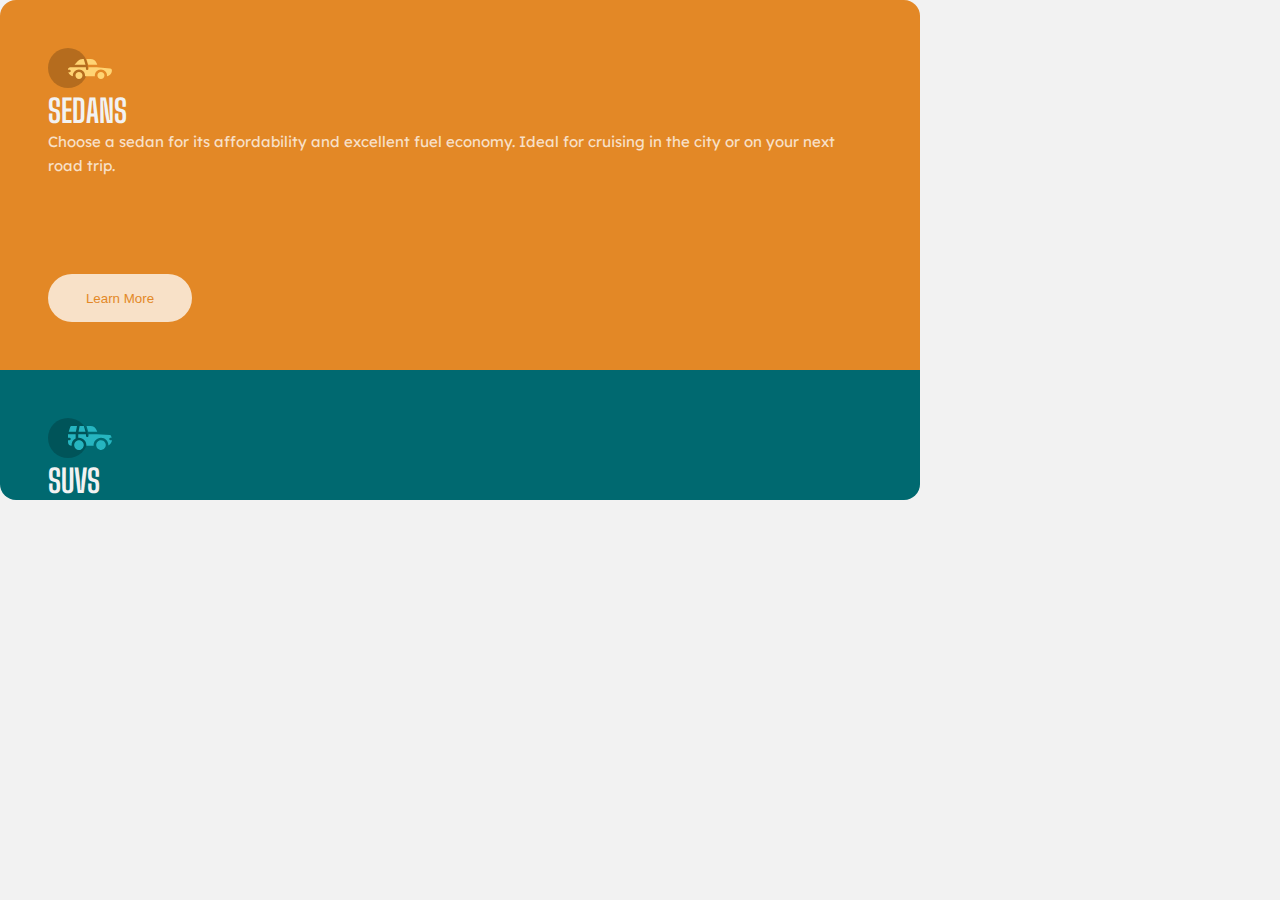
<file: 3-column-preview-card-component/index.html>
<!DOCTYPE html>
<html lang="en">

  <head>
  
    <!-- META-DATA -->
    <meta charset="UTF-8" />
    <meta name="viewport" content="width=device-width, initial-scale=1.0" />

    <!-- FAVICON -->
    <link
      rel="icon"
      type="image/png"
      sizes="32x32"
      href="./images/favicon-32x32.png"
    />

    <!-- STYLESHEET -->
    <link
      href="https://cdn.jsdelivr.net/npm/bootstrap@5.3.2/dist/css/bootstrap.min.css"
      rel="stylesheet"
      integrity="sha384-T3c6CoIi6uLrA9TneNEoa7RxnatzjcDSCmG1MXxSR1GAsXEV/Dwwykc2MPK8M2HN"
      crossorigin="anonymous"
    />
    <link rel="stylesheet" href="style.css" />

    <!-- TITLE -->
    <title>3-column preview card component</title>
  
  </head>

  <body class="d-flex align-items-center justify-content-center">
  
    <main class="row">
  
      <div class="sed col-lg-4 col-sm-12">
        <img src="./images/icon-sedans.svg" alt="icon-sedans" class="icon" />
        <h2 class="title my-4">SEDANS</h2>
        <p class="info">
          Choose a sedan for its affordability and excellent fuel economy. Ideal
          for cruising in the city or on your next road trip.
        </p>
        <button class="more">Learn More</button>
      </div>

      <div class="suv col-lg-4 col-sm-12">
        <img src="./images/icon-suvs.svg" alt="icon-suvs" class="icon" />
        <h2 class="title my-4">SUVS</h2>
        <p class="info">
          Take an SUV for its spacious interior, power, and versatility. Perfect
          for your next family vacation and off-road adventures.
        </p>
        <button class="more">Learn More</button>
      </div>

      <div class="lux col-lg-4 col-sm-12">
        <img src="./images/icon-luxury.svg" alt="icon-luxury" class="icon" />
        <h2 class="title my-4">LUXURY</h2>
        <p class="info">
          Cruise in the best car brands without the bloated prices. Enjoy the
          enhanced comfort of a luxury rental and arrive in style.
        </p>
        <button class="more">Learn More</button>
      </div>
    
    </main>
  
  </body>

</html>
</file>
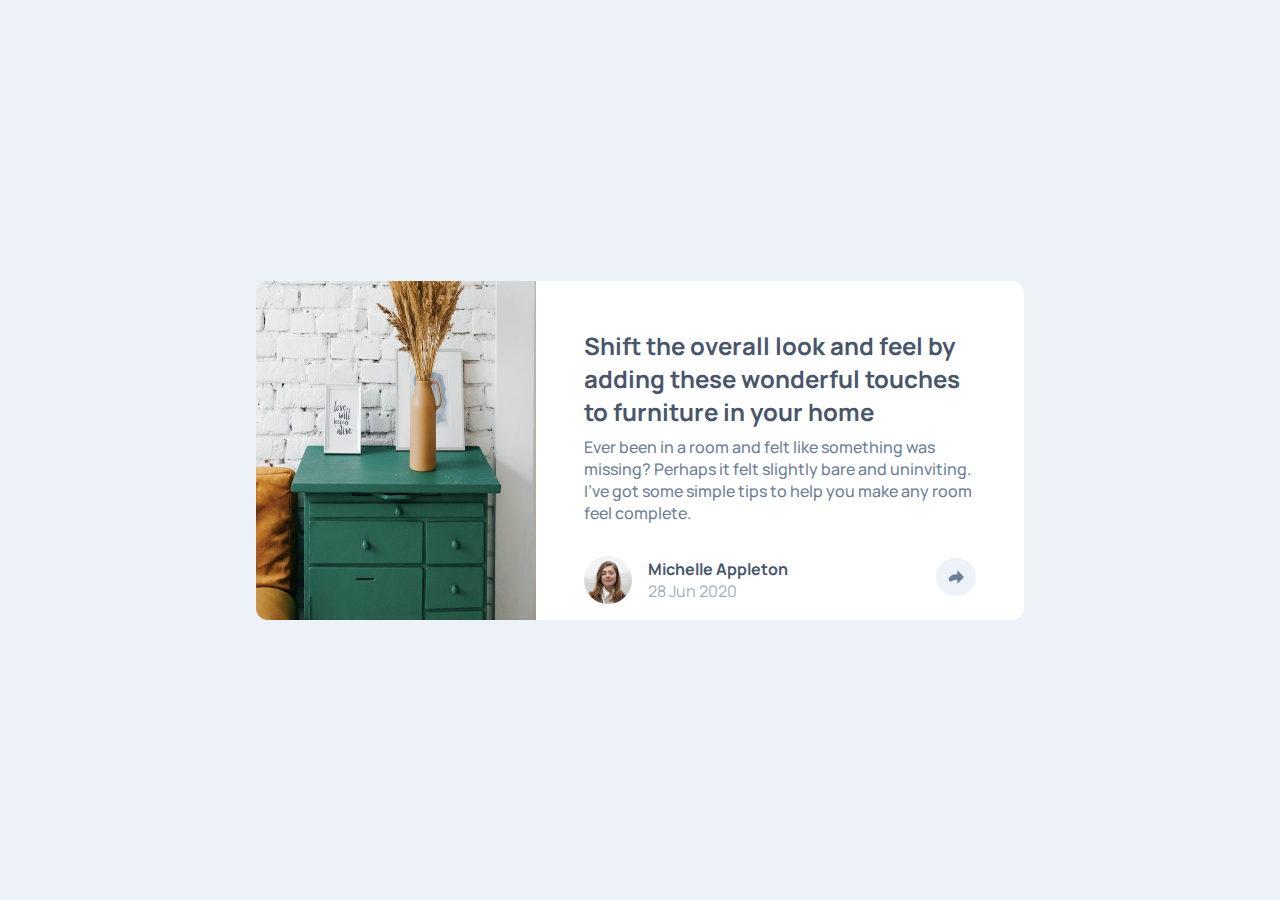
<file: article-preview-component/index.html>
<!DOCTYPE html>
<html lang="en">

<head>
  <!-- META-DATA -->
  <meta charset="UTF-8">
  <meta name="viewport" content="width=device-width, initial-scale=1.0">

  <!-- FAVICON -->
  <link rel="icon" type="image/png" sizes="32x32" href="./images/favicon-32x32.png">
  
  <!-- STYLESHEET -->
  <link rel="stylesheet" href="style.css">

  <!-- TITLE -->
  <title>Article preview component</title>

</head>

<body>

  <main>

    <div class="img">
      <img src="./images/drawers.jpg" alt="image">
    </div>

    <div>
      <div class="content">
      
        <h2 class="title">
          Shift the overall look and feel by adding these wonderful 
          touches to furniture in your home
        </h2>
        
        <p class="txt">
          Ever been in a room and felt like something was missing? Perhaps 
          it felt slightly bare and uninviting. I’ve got some simple tips 
          to help you make any room feel complete.
        </p>
  
      </div>
        
      <div class="footer">
          
        <div class="profile">
          <img src="./images/avatar-michelle.jpg" alt="avatar" class="avt">
          
          <div class="info">
            <h3 class="name">Michelle Appleton</h3>
            <p class="date">28 Jun 2020</p>
          </div>
  
          
          <div class="op">
            <img src="./images/icon-share.svg" alt="Share" class="shr">
          </div>
        </div>
  
        <div class="share">
          <h3 class="head">SHARE</h3>
          <img src="./images/icon-facebook.svg" alt="icon-facebook" class="fb">
          <img src="./images/icon-twitter.svg" alt="icon-twitter" class="tt">
          <img src="./images/icon-pinterest.svg" alt="icon-pinterest" class="pr">
        
          
          <div class="cl">
            <img src="./images/icon-share.svg" alt="Share" class="shr">
          </div>
        </div>
  
      </div>
  
    </div>
    
  </main>

  <!-- SCRIPT -->
  <script src="./script.js"></script>

</body>
</html>
</file>
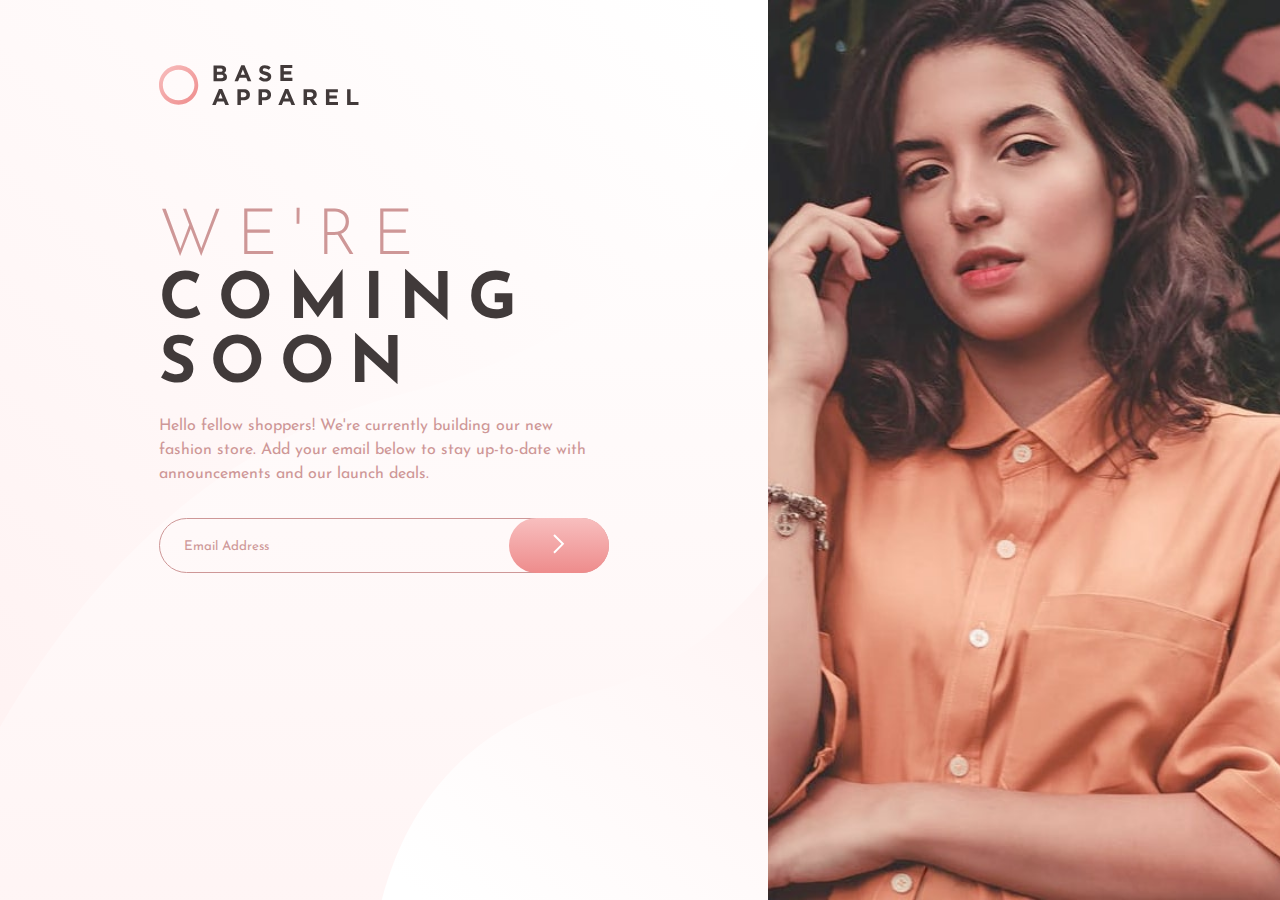
<file: base-apparel-coming-soon/index.html>
<!DOCTYPE html>
<html lang="en">
<head>
  <meta charset="UTF-8">
  <meta name="viewport" content="width=device-width, initial-scale=1.0"> <!-- displays site properly based on user's device -->

  <link rel="icon" type="image/png" sizes="32x32" href="./images/favicon-32x32.png">
  
  <!-- TITLE -->
  <title>Base Apparel coming soon page</title>

  <!-- STYLESHEET -->
  <link rel="stylesheet" href="style.css">

  <!-- GOOGLE FONTS -->
  <link rel="preconnect" href="https://fonts.googleapis.com">
  <link rel="preconnect" href="https://fonts.gstatic.com" crossorigin>
  <link href="https://fonts.googleapis.com/css2?family=Josefin+Sans:wght@300;400;600&display=swap" rel="stylesheet">

</head>
<body>

  <main class="container">
    <section class="left">
      <div class="inner-container">
      
        <img class="logo" src="./images/logo.svg" alt="logo">
        <img class="bg-mob" src="./images/hero-mobile.jpg" alt="woman wearing a tshirt on a table">
      
        <h1><span>We're</span><br>coming<br>soon</h1>
        <p>Hello fellow shoppers! We're currently building our new fashion store. Add your email below to stay up-to-date with announcements and our launch deals.</p>
      
        <form id="form">
          <input type="text" name="email" id="email" placeholder="Email Address">
          <img class="error-img" src="./images/icon-error.svg" alt="error">
          <button type="submit">
            <img src="./images/icon-arrow.svg" alt="arrow">
          </button>
          <span>Please provide a valid email</span>
      
        </form>
      </div>
    
    </section>
    
    <section class="right bg-img"></section>
  </main>


  <!-- SCRIPT -->
  <script src="script.js"></script>

</body>
</html>
</file>
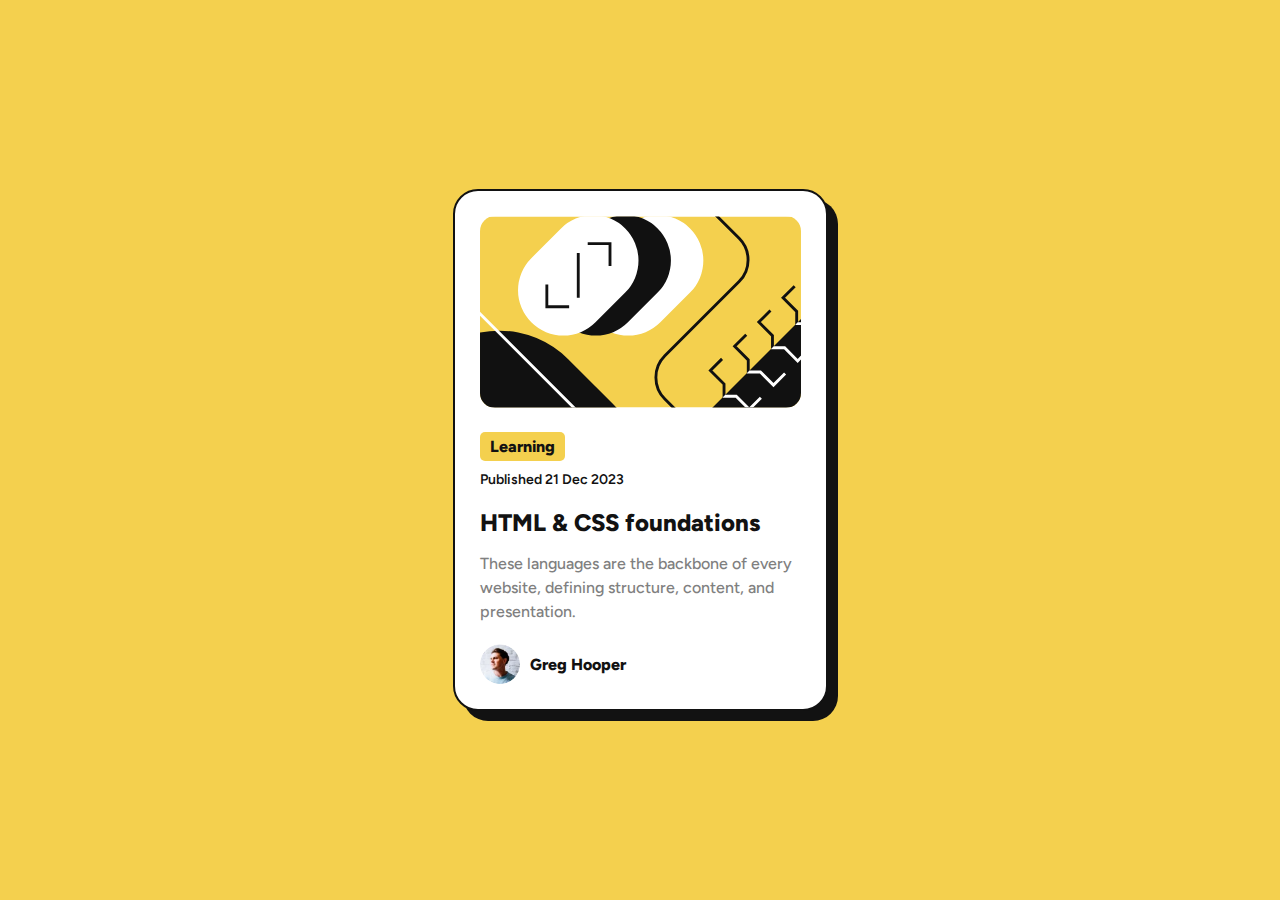
<file: blog-preview-card/index.html>
<!DOCTYPE html>
<html lang="en">

<head>
  <meta charset="UTF-8">
  <meta name="viewport" content="width=device-width, initial-scale=1.0">
  
  <link rel="icon" type="image/png" sizes="32x32" href="./assets/images/favicon-32x32.png">
  
  <!-- TITLE -->
  <title>Blog preview card</title>

  <!-- STYLESHEET -->
  <link rel="stylesheet" href="style.css">

  <!-- GOOGLE FONTS -->
  <link rel="preconnect" href="https://fonts.googleapis.com">
  <link rel="preconnect" href="https://fonts.gstatic.com" crossorigin>
  <link href="https://fonts.googleapis.com/css2?family=Figtree:ital,wght@0,300..900;1,300..900&display=swap" rel="stylesheet">

</head>

<body>

  <section class="blog">
    <div class="card">
      <div class="card-img">
        <img src="assets/images/illustration-article.svg" alt="image-header-mobile">
      </div>
    
      <div class="card-body">
        <div class="status">
          <span class="indicator">Learning</span>
          <p class="date">Published 21 Dec 2023</p>
        </div>
    
        <div class="content">
          <h1 class="title">HTML & CSS foundations</h1>
          <p class="txt">
            These languages are the backbone of every website, defining structure, content, and presentation.
          </p>
        </div>
    
        <div class="profile">
          <img src="assets/images/image-avatar.webp" alt="Profile-image">
          <p class="name">Greg Hooper</p>
        </div>
      </div>  
    </div>
  </section>

</body>

</html>
</file>
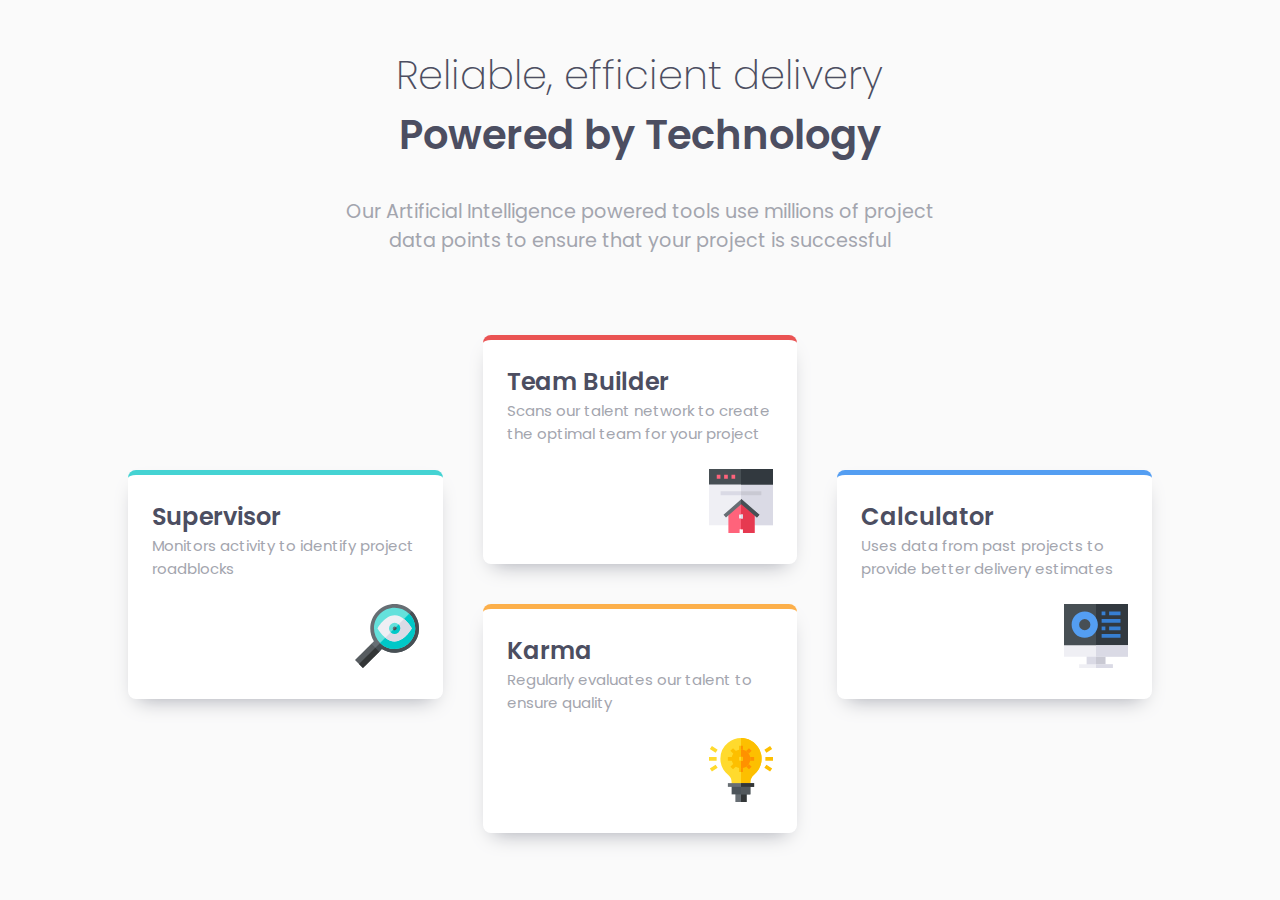
<file: four-card-feature-section/index.html>
<!DOCTYPE html>
<html lang="en">

<head>

  <!-- META-DATA -->
  <meta charset="UTF-8">
  <meta name="viewport" content="width=device-width, initial-scale=1.0"> <!-- displays site properly based on user's device -->

  <!-- FAVICON -->
  <link rel="icon" type="image/png" sizes="32x32" href="./images/favicon-32x32.png">
  
  <!-- STYLESHEET -->
  <link rel="stylesheet" href="style.css">

  <!-- TITLE -->
  <title>Four card feature section</title>

</head>
<body>

  <main>

    <div class="about">

      <h2 class="title">Reliable, efficient delivery</h2>
      <h3 class="by">Powered by Technology</h3>
      <p class="txt">
        Our Artificial Intelligence powered tools use millions of project data points 
        to ensure that your project is successful
      </p>

    </div>

    <div class="cards">

      <div class="card cyan">
        <h3 class="card-title">Supervisor</h3>
        <p class="card-info">
          Monitors activity to identify project roadblocks
        </p>
        <img src="./images/icon-supervisor.svg" alt="" class="icon">
      </div>
      
      <div class="card red">
        <h3 class="card-title">Team Builder</h3>
        <p class="card-info">
          Scans our talent network to create the optimal team for your project
        </p>
        <img src="./images/icon-team-builder.svg" alt="" class="icon">
      </div>
      
      <div class="card orange">
        <h3 class="card-title">Karma</h3>
        <p class="card-info">
          Regularly evaluates our talent to ensure quality
        </p>
        <img src="./images/icon-karma.svg" alt="" class="icon">
      </div>
      
      <div class="card blue">
        <h3 class="card-title">Calculator</h3>
        <p class="card-info">
          Uses data from past projects to provide better delivery estimates
        </p>
        <img src="./images/icon-calculator.svg" alt="" class="icon">
      </div>

    </div>

  </main>

</body>
</html>
</file>
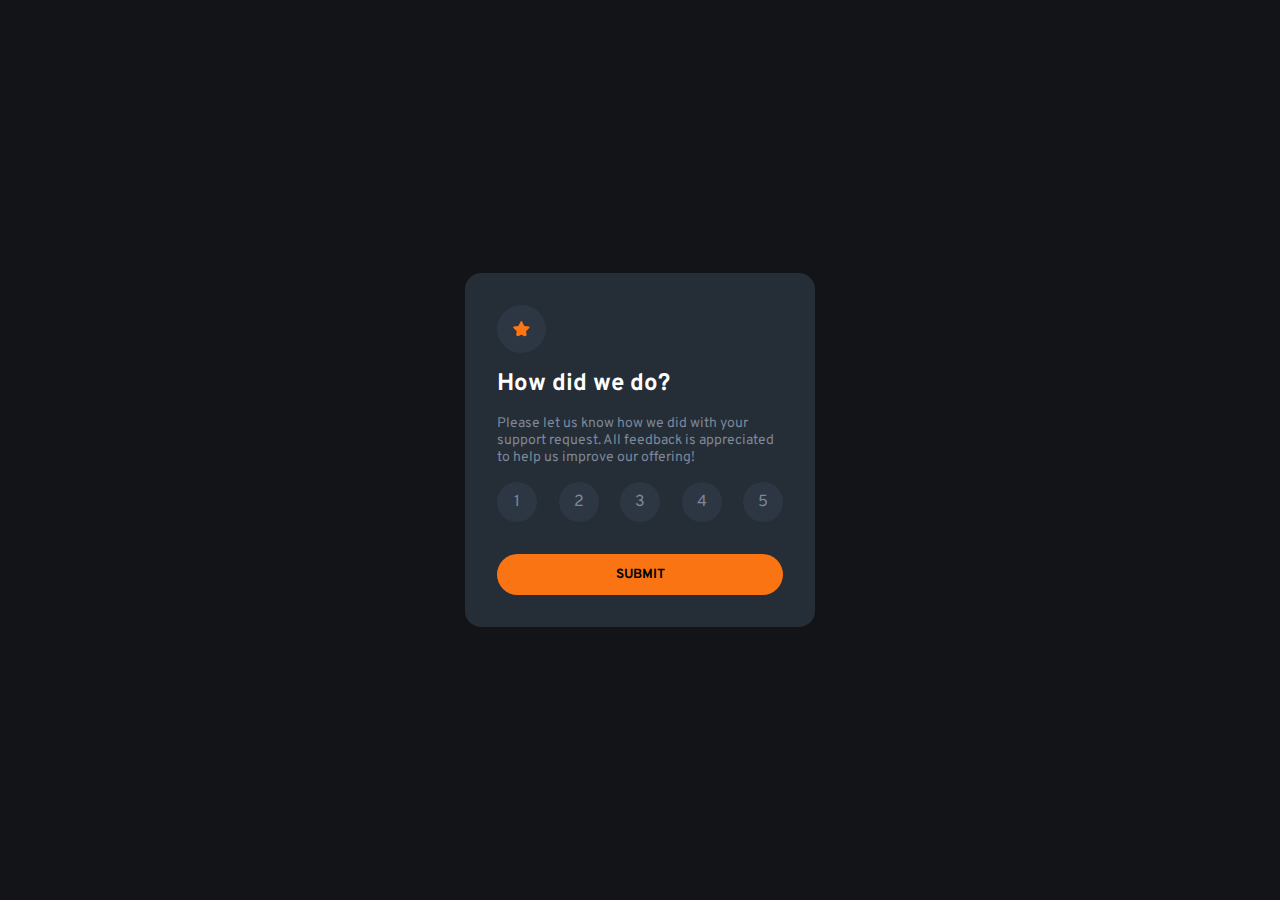
<file: interactive-rating-component/index.html>
<!DOCTYPE html>
<html lang="en">

<head>
  <meta charset="UTF-8">
  <meta name="viewport" content="width=device-width, initial-scale=1.0"> <!-- displays site properly based on user's device -->

  <link rel="icon" type="image/png" sizes="32x32" href="./images/favicon-32x32.png">
  
  <!-- TITLE -->
  <title>Interactive rating component</title>

  <!-- STYLESHEET -->
  <link rel="stylesheet" href="style.css">

  <!-- GOOGLE FONTS -->
  <link rel="preconnect" href="https://fonts.googleapis.com">
  <link rel="preconnect" href="https://fonts.gstatic.com" crossorigin>
  <link href="https://fonts.googleapis.com/css2?family=Overpass:ital,wght@0,100..900;1,100..900&display=swap" rel="stylesheet">

</head>
<body>

  <main class="card">
    <div class="container">
      <section class="rating-section">
        <img src="images/icon-star.svg" alt="star">
        <h1 class="title">How did we do?</h1>
        <p class="descript">Please let us know how we did with your support request. All feedback is appreciated
          to help us improve our offering!</p>
        <div class="btns">
          <span class="btn">1</span>
          <span class="btn">2</span>
          <span class="btn">3</span>
          <span class="btn">4</span>
          <span class="btn">5</span>
        </div>
        <button class="btn-submit">Submit</button>
      </section>
    
      <section class="thank-section hidden">
        <img src="images/illustration-thank-you.svg" alt="thank-you">
        <div class="result">
          <p>You selected <span id="rated"></span> out of 5</p>
        </div>
        <h1 class="title">Thank you!</h1>
        <p class="descript">We appreciate you taking the time to give a rating. If you ever need more support, 
          don’t hesitate to get in touch!</p>
      </section>
    </div>
  </main>


  <!-- SCRIPT -->
   <script src="script.js"></script>

</body>
</html>
</file>
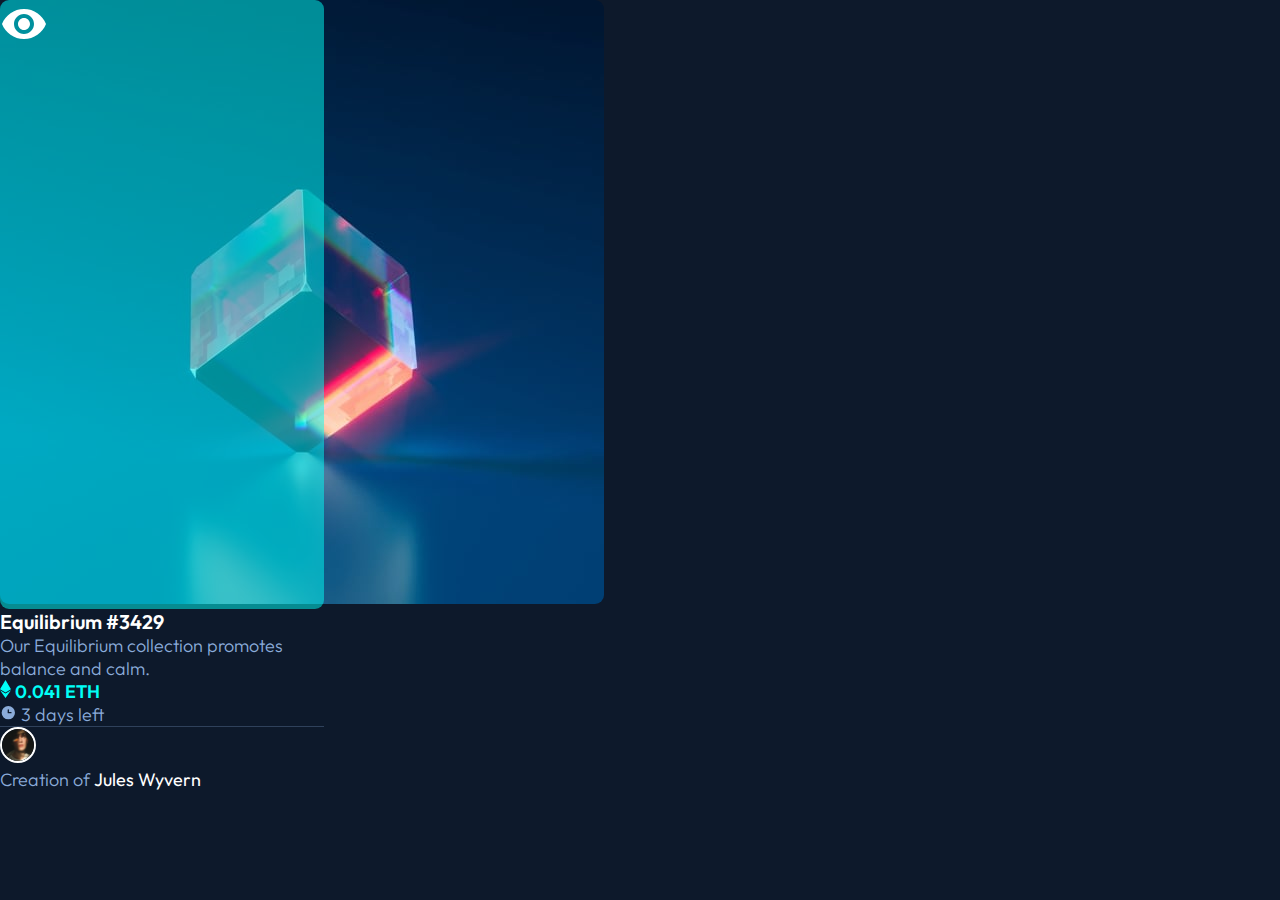
<file: nft-preview-card-component/index.html>
<!DOCTYPE html>
<html lang="en">

  <head>
  
    <!-- META-DATA -->
    <meta charset="UTF-8" />
    <meta name="viewport" content="width=device-width, initial-scale=1.0" />

    <!-- FAVICON -->
    <link
      rel="icon"
      type="image/png"
      sizes="32x32"
      href="./images/favicon-32x32.png"
    />

    <!-- STYLESHEET -->
    <link
      href="https://cdn.jsdelivr.net/npm/bootstrap@5.3.2/dist/css/bootstrap.min.css"
      rel="stylesheet"
      integrity="sha384-T3c6CoIi6uLrA9TneNEoa7RxnatzjcDSCmG1MXxSR1GAsXEV/Dwwykc2MPK8M2HN"
      crossorigin="anonymous"
    />
    <link rel="stylesheet" href="style.css" />

    <!-- TITLE -->
    <title>NFT preview card component</title>
  
  </head>

  <body class="d-flex align-items-center justify-content-center">
  
    <div id="card" class="card p-3" style="width: 18rem">
  
      <div class="cont">
    
        <img
          src="./images/image-equilibrium.jpg"
          class="card-img-top img"
          alt="Equilibrium"
        />
        <div class="overlay d-flex align-items-center justify-content-center">
          <img src="./images/icon-view.svg" alt="icon-view" />
        </div>
    
      </div>

      <div class="card-body px-0">
    
        <h5 class="card-title py-2">Equilibrium #3429</h5>
        <p class="card-text">
          Our Equilibrium collection promotes balance and calm.
        </p>

        <div class="left d-flex justify-content-between">
          <p class="qty">
            <img
              src="./images/icon-ethereum.svg"
              class="pb-1"
              alt="icon-ethereum"
            />
            0.041 ETH
          </p>
          <p class="day">
            <img src="./images/icon-clock.svg" class="pb-1" alt="icon-clock" />
            3 days left
          </p>
        </div>

        <div class="line"></div>

        <div class="prof d-flex align-items-center py-4">
          <img src="./images/image-avatar.png" alt="profile-img" />
          <p class="creator ms-3 mb-0">Creation of <span>Jules Wyvern</span></p>
        </div>
    
      </div>
    
    </div>
  
  </body>

</html>
</file>
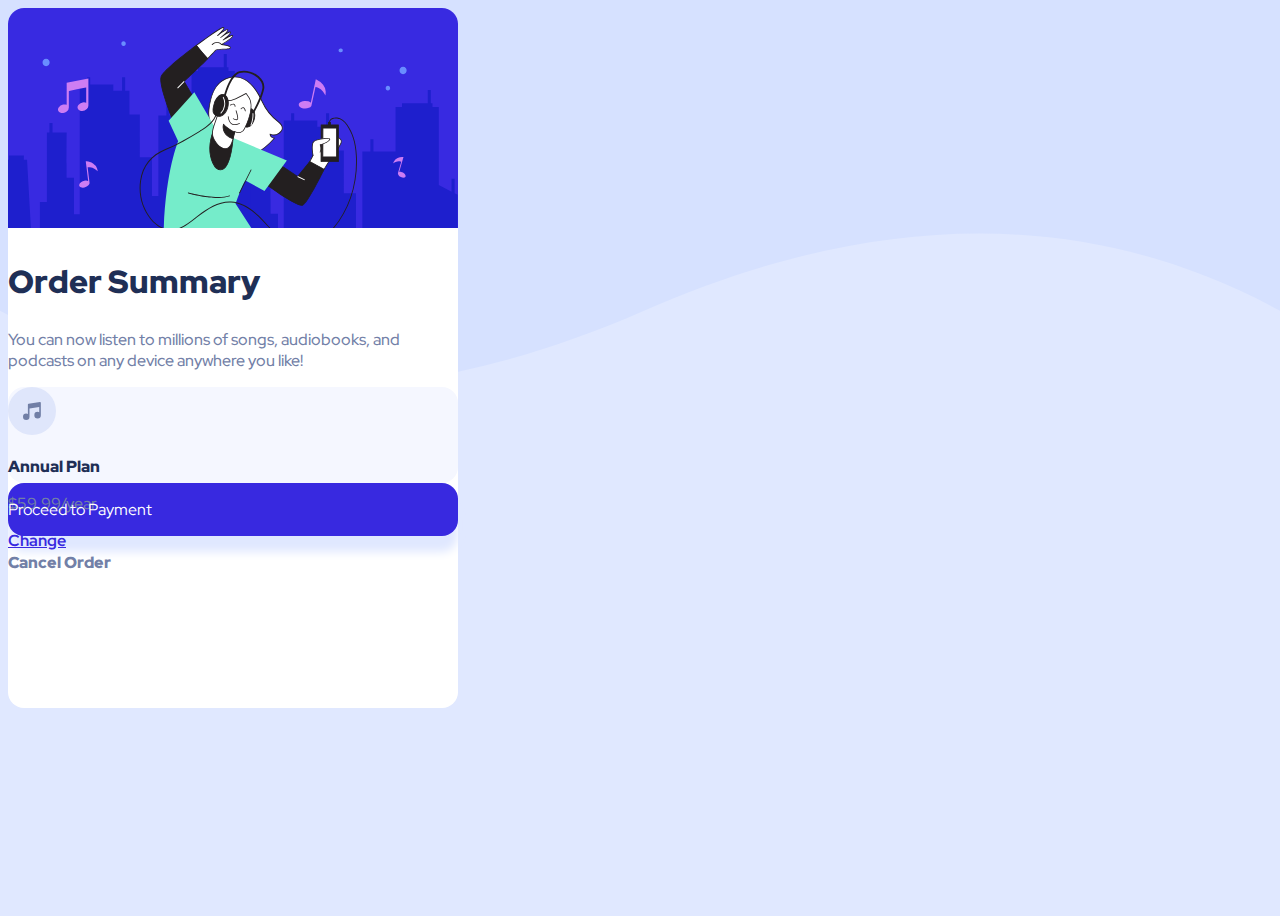
<file: order-summary-component/index.html>
<!DOCTYPE html>
<html lang="en">
<head>
  <!-- META-DATA -->
  <meta charset="UTF-8">
  <meta name="viewport" content="width=device-width, initial-scale=1.0">

  <!-- FAVICON -->
  <link rel="icon" type="image/png" sizes="32x32" href="./images/favicon-32x32.png">
  
  <!-- STYLESHEET -->
  <link href="https://cdn.jsdelivr.net/npm/bootstrap@5.3.2/dist/css/bootstrap.min.css" rel="stylesheet" integrity="sha384-T3c6CoIi6uLrA9TneNEoa7RxnatzjcDSCmG1MXxSR1GAsXEV/Dwwykc2MPK8M2HN" crossorigin="anonymous">
  <link rel="stylesheet" href="style.css">

  <!-- TITLE -->
  <title>Order summary card</title>

</head>
<body class="d-flex align-items-center justify-content-center">

  <main class="order-card text-center">

    <div class="img-container">
      <img src="./images/illustration-hero.svg" alt="illustration-hero">
    </div>

    <div class="card-content p-5">
      
      <h2 class="card-title mt-sm-3">Order Summary</h2>
      <p class="card-text mt-4">You can now listen to millions of songs, audiobooks, and podcasts on any 
        device anywhere you like!</p>
      
      <div class="plan d-flex align-items-center p-4 mt-3 mb-4">
        <img src="./images/icon-music.svg" alt="icon-music">
        <div class="cost ms-3">
          <p class="category mb-0">Annual Plan</p>
          <p class="amount mb-0">$59.99/year</p>
        </div>
        <p class="change ms-auto mb-0">Change</p>
      </div>
      
      <div class="btn payment">Proceed to Payment</div>
      
      <div class="btn cancel mt-2">Cancel Order</div>
    
    </div>

  </main>

</body>
</html>
</file>
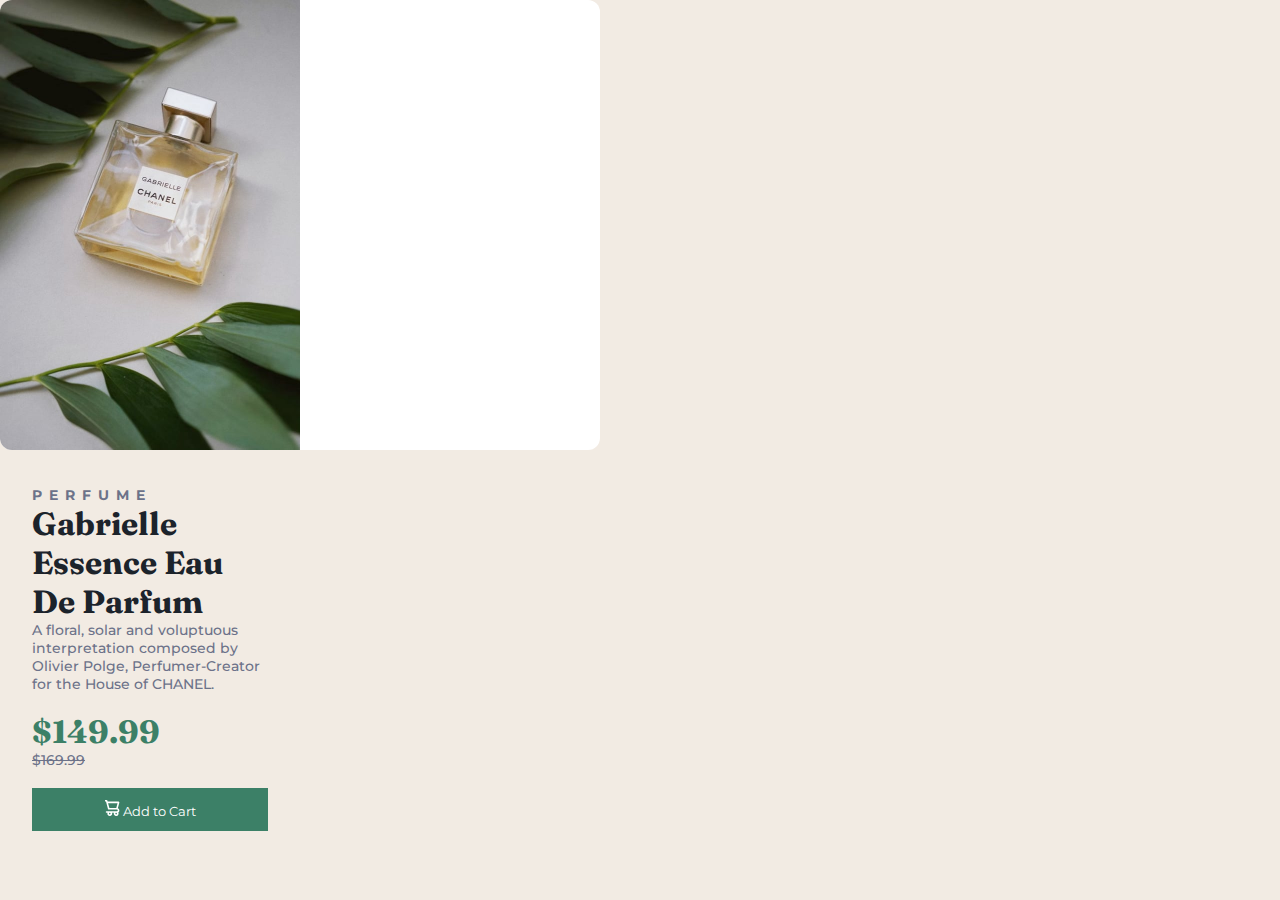
<file: product-preview-card-component/index.html>
<!DOCTYPE html>
<html lang="en">

  <head>
    <!-- META-DATA -->
    <meta charset="UTF-8" />
    <meta name="viewport" content="width=device-width, initial-scale=1.0" />

    <!-- FAVICON -->
    <link
      rel="icon"
      type="image/png"
      sizes="32x32"
      href="./images/favicon-32x32.png"
    />

    <!-- STYLESHEET -->
    <link
      href="https://cdn.jsdelivr.net/npm/bootstrap@5.3.2/dist/css/bootstrap.min.css"
      rel="stylesheet"
      integrity="sha384-T3c6CoIi6uLrA9TneNEoa7RxnatzjcDSCmG1MXxSR1GAsXEV/Dwwykc2MPK8M2HN"
      crossorigin="anonymous"
    />
    <link rel="stylesheet" href="style.css" />

    <!-- TITLE -->
    <title>Product preview card component</title>
  </head>

  <body class="d-flex justify-content-center align-items-center flex-md-column">

    <main class="d-flex flex-sm-column flex-lg-row">

      <div class="image">
        <img src="./images/image-product-desktop.jpg" alt="product-image" />
      </div>

      <div class="descrip">
        <h3>Perfume</h3>
        <h1 class="mt-3">Gabrielle Essence Eau De Parfum</h1>
        <p class="mt-3">
          A floral, solar and voluptuous interpretation composed by Olivier
          Polge, Perfumer-Creator for the House of CHANEL.
        </p>
        <div class="price d-flex">
          <span class="align-self-center">$149.99</span>
          <p class="ms-4 my-auto">$169.99</p>
        </div>
        <button class="btn btn-success"><img src="./images/icon-cart.svg" class="mb-1" /> Add to Cart</button>
      </div>

    </main>

  </body>

</html>
</file>
<file: 3-column-preview-card-component/style.css>
@import url('https://fonts.googleapis.com/css2?family=Big+Shoulders+Display:wght@700&family=Lexend+Deca&display=swap');
/* font-family: 'Big Shoulders Display', cursive;  font-family: 'Lexend Deca', sans-serif; */


/* VARIABLES */

:root
{
    --orange: hsl(31, 77%, 52%);
    --cyan: hsl(184, 100%, 22%);
    --dark-cyan: hsl(179, 100%, 13%);
    --white: hsla(0, 0%, 100%, 0.75);
    --gray: hsl(0, 0%, 95%);
}


/* COMMON STYLES */

*
{
    margin: 0;
    padding: 0;
    box-sizing: border-box;
}

body
{
    height: 100vh;
    background-color: var(--gray);
    font-family: 'Lexend Deca', sans-serif;
}

main
{
    width: 920px;
    height: 500px;
    border-radius: 1rem;
    overflow: hidden;
}


/* CARD STYLES */

.sed, .suv, .lux{
    color: var(--white);
    font-size: 15px;
    padding: 3rem;
}

.sed
{
    background-color: var(--orange);
}

.suv
{
    background-color: var(--cyan);
}

.lux
{
    background-color: var(--dark-cyan);
}

.title
{
    font-family: 'Big Shoulders Display', 'cursive';
    font-size: 2rem;
    color: var(--gray);
}

.info
{
    line-height: 1.5rem;
}

.more
{
    width: 9rem;
    height: 3rem;
    background-color: var(--white);
    color: transparent;
    border-radius: 3rem;
    border: none;
    outline: none;
    margin-top: 6rem;
}

.sed .more
{
    color: var(--orange);
}

.suv .more
{
    color: var(--cyan);
}

.lux .more
{
    color: var(--dark-cyan);
}

.more:hover
{
    color: var(--white);
    background-color: transparent;
    border: 3px solid var(--white);
}



@media screen and (max-width: 576px) {
    main 
    {
        width: 325px;
        height: auto;
    }

    .more
    {
        margin-top: 0;
    }
}
</file>
<file: article-preview-component/style.css>
@import url('https://fonts.googleapis.com/css2?family=Manrope:wght@500;700&display=swap');
/* 'Manrope', sans-serif */


/* ANIMATION */

@keyframes opac {
    0%
    {
        opacity: 0;
    }
    100%
    {
        opacity: 1;
    }
}


/* VARIABLE COLORS */

:root
{
    --very-dark-blue: hsl(217, 19%, 35%);
    --dark-blue: hsl(214, 17%, 51%);
    --gray-blue: hsl(212, 23%, 69%);
    --light-blue: hsl(210, 46%, 95%);
}


/* COMMON STYLES */

*
{
    margin: 0;
    padding: 0;
    box-sizing: border-box;
    font-family: 'Manrope', sans-serif;
    position: relative;
}
body
{
    min-height: 100vh;
    background-color: var(--light-blue);
    display: flex;
    align-items: center;
    justify-content: center;
}
main
{
    width: 80%;
    border-radius: .75rem;
    overflow: hidden;
}


/* CARD STYLE */

.img img
{
    width: 100%;
    height: 20%;
}

.content
{
    padding: 2rem 2rem 1rem;
    background-color: white;
}
.content .title
{
    color: var(--very-dark-blue);
    font-size: 15px;
    font-weight: 700;
}
.content .txt
{
    color: var(--dark-blue);
    font-size: 12px;
    font-weight: 500;
    margin: .5rem auto 0;
}

.profile
{
    display: flex;
    padding: 1rem 2rem 1rem;
    background-color: white;
    position: relative;
    
}
.profile img
{
    width: 2rem;
    border-radius: 50%;
}
.profile .info
{
    margin-left: 1rem;
}

.info .name
{
    color: var(--very-dark-blue);
    font-size: 12px;
}
.info .date
{
    color: var(--gray-blue);
    font-size: 12px;
}

.op, .cl 
{
    margin-left: auto;
    cursor: pointer;
}
.op img, .cl img
{
    width: 2rem;
    padding: 8px;
    border-radius: 50%;
    background-color: var(--light-blue);
}

.share
{
    position: absolute;
    top: 0;
    left: 0;
    right: 0;
    background-color: var(--very-dark-blue);
    color: var(--gray-blue);
    padding: 1rem 2rem;
    display: flex;
    align-items: center;
    justify-content: space-between;
    animation-timing-function: ease;
    display: none;
}
.head
{
    font-size: 13px;
    font-weight: 300;
    letter-spacing: 4px;
}
.share img
{
    margin-left: .75rem;
}
.share .rt
{
    display: flex;
    align-items: center;
}

.show
{
    display: flex;
}


/* MEDIA-QUERIES */

@media screen and (min-width: 968px) {
    
    /* COMMON STYLES */

    *
    {
        margin: 0;
        padding: 0;
        box-sizing: border-box;
        font-family: 'Manrope', sans-serif;
        position: relative;
    }
    main
    {
        width: 60%;
        display: flex;
    }


    /* CARD STYLE */

    .img
    {
        width: 100%;
    }
    .img img
    {
        height: 100%;
    }

    .content
    {
        padding: 3rem 3rem 1rem;
    }
    .content .title
    {
        font-size: 1.5rem;
    }
    .content .txt
    {
        font-size: 1rem;
    }

    .profile
    {
        padding: 1rem 3rem 1rem;
        display: flex;
        align-items: center;
        position: relative;
    }
    .profile img
    {
        width: 3rem;
    }
    .profile .info
    {
        margin-left: 1rem;
    }
    
    .info .name, .info .date
    {
        font-size: 1rem;
    }
    .op img, .cl img
    {
        width: 2.5rem;
        padding: 12px;
    }
    
    .share
    {
        position: absolute;
        top: 0;
        left: 0;
        right: 0;
        bottom: 0;
        padding: 1rem 3rem;
        display: none;
    }
    .head
    {
        font-size: 1rem;
        font-weight: 500;
        letter-spacing: 5px;
    }
    .share img
    {
        margin-left: 1rem;
    }

    .show
    {
        display: flex;
    }
    
}
</file>
<file: base-apparel-coming-soon/style.css>
/* VARIABLES */
:root {
    --desaturated-red: hsl(0, 36%, 70%);
    --soft-red: hsl(0, 93%, 68%);
    --dark-grayish-red: hsl(0, 6%, 24%);
    --linear-grad-1: hsl(0, 0%, 100%);
    --linear-grad-2: hsl(0, 100%, 98%);
    --linear-grad-3: hsl(0, 80%, 86%);
    --linear-grad-4: hsl(0, 74%, 74%);
}

/* BODY-STYLE */
*
{
    margin: 0;
    padding: 0;
    box-sizing: border-box;
}
body
{
    background-image: linear-gradient(var(--linear-grad-1), var(--linear-grad-2));
    font-family: 'Josefin Sans', sans-serif;
    font-size: 1rem;
}

/* CONTAINER */
.container
{
    display: flex;
    min-height: 100vh;
}
.left
{
    width: 60%;
    padding: 0 3rem 3rem;
    background-image: url('./images/bg-pattern-desktop.svg');
    background-size: cover;
    background-position: center;
    background-repeat: no-repeat;
}
.inner-container
{
    max-width: 450px;
    margin: auto;
}
.right
{
    width: 40%;
}
.bg-img
{
    background-image: url('./images/hero-desktop.jpg');
    background-size: cover;
    background-position: center;
    background-repeat: no-repeat;
}
.logo
{
    margin: 4rem 0 6rem;
    width: 200px;
}
.bg-mob
{
    display: none;
}

h1
{
    color: var(--dark-grayish-red);
    font-size: 4rem;
    text-transform: uppercase;
    letter-spacing: .9rem;
    margin-bottom: 1rem;
}
h1 span
{
    color: var(--desaturated-red);
    font-weight: 300;
}
p
{
    color: var(--desaturated-red);
    line-height: 1.5;
    margin-bottom: 2rem;
}
form
{
    position: relative;
}
input
{
    background-color: transparent;
    width: 100%;
    height: 55px;
    border: 1px solid var(--desaturated-red);
    border-radius: 50px;
    padding: 1rem 1.5rem;
    color: var(--desaturated-red);
    outline: none;
}
input:focus
{
    border-width: 2px;
    box-shadow: 0 0 10px hsl(0, 93%, 68%, 0.5);
    outline: none;
}
input::placeholder
{
    color: var(--desaturated-red);
    font-family: 'Josefin Sans', sans-serif;
}
button
{
    background-image: linear-gradient(var(--linear-grad-3), var(--linear-grad-4));
    width: 100px;
    height: 55px;
    border: none;
    outline: none;
    cursor: pointer;
    border-radius: 2rem;
    padding: 1rem;
    position: absolute;
    top: 0;
    right: 0;
    transition: all 0.3s ease;
}
button:hover
{
    opacity: 0.75;
    box-shadow: -2px 15px 10px hsl(0, 36%, 70%, 0.75);
}

.error-img
{
    display: none;
    position: absolute;
    top: 15px;
    right: 110px;
}
form.error .error-img
{
    display: block;
}

form span
{
    color: var(--soft-red);
    display: none;
    margin-top: 1rem;
    margin-left: 2rem;
}
form.error span
{
    display: block;
}


/* MEDIA QUERIES */
@media screen and (max-width: 600px)
{
    .left
    {
        min-width: 100%;
    }
    .inner-container
    {
        max-width: 100%;
    }
    .logo
    {
        margin: 2rem 0;
        width: 10rem;
    }
    .bg-mob
    {
        display: block;
        width: calc(100% + 6rem);
        margin-left: -3rem;
        margin-right: -3rem;
        margin-bottom: 2rem;
    }
    h1 
    {
        font-size: 3rem;
        text-align: center;
    }
    p 
    {
        text-align: center;
    }
    .right
    {
        display: none;
    }
}
</file>
<file: blog-preview-card/style.css>
/* === VARIABLES === */

:root {
    --yellow: hsl(47, 88%, 63%);
    --white: hsl(0, 0%, 100%);
    --grey: hsl(0, 0%, 50%);
    --black: hsl(0, 0%, 7%);

    --fig-tree: "Figtree", sans-serif;
}


/* === GENERAL STYLES === */

* {
    margin: 0;
    padding: 0;
    box-sizing: border-box;
}

body {
    background-color: var(--yellow);
    color: var(--black);
    font-family: var(--fig-tree);
    font-size: 16px;
    font-weight: 500;
    display: flex;
    justify-content: center;
    align-items: center;
    min-height: 100vh;
}


/* === BLOG CARD */

.card {
    max-width: 375px;
    background-color: var(--white);
    padding: 25px;
    border-radius: 25px;
    border: 2px solid var(--black);
    box-shadow: 10px 10px var(--black);
}

/* === CARD IMAGE */
.card .card-img {
    width: 100%;
    height: 40%;
}
.card .card-img img {
    width: 100%;
    height: 100%;
    border-radius: 15px;
}

/* === CARD BODY */

.card .card-body {
    margin-top: 25px;
}
.card .card-body .status .indicator {
    color: var(--black);
    background: var(--yellow);
    padding: 5px 10px;
    border-radius: 5px;
    font-weight: 800;
}
.card .card-body .status .date {
    color: var(--black);
    margin-top: 15px;
    font-size: 14px;
    font-weight: 600;
}

/* === CARD CONTENT */
.card .card-body .content {
    margin-top: 20px;
}
.card .card-body .content .title {
    font-size: 1.5rem;
    font-weight: 800;
}
.card .card-body .content .title:hover {
    color: var(--yellow);
    cursor: pointer;
}
.card .card-body .content .txt {
    color: var(--grey);
    margin-top: 15px;
    line-height: 24px;
    font-weight: 500;
}

/* === CARD PROFILE */
.card .card-body .profile {
    margin-top: 20px;
    display: flex;
    align-items: center;
    gap: 10px;
}
.card .card-body .profile img {
    width: 40px;
    height: 40px;
    border-radius: 50%;
}
.card .card-body .profile .name {
    font-weight: 800;
}
</file>
<file: four-card-feature-section/style.css>
@import url('https://fonts.googleapis.com/css2?family=Poppins:wght@200;400;600&display=swap');
/* 'Poppins', sans-serif */


/* VARIABLE COLORS */

:root
{
    --red: hsl(0, 78%, 62%);
    --cyan: hsl(180, 62%, 55%);
    --orange:  hsl(34, 97%, 64%);
    --blue: hsl(212, 86%, 64%);
    --dark-blue: hsl(234, 12%, 34%);
    --gray-blue: hsl(229, 6%, 66%);
    --light-gray: hsl(0, 0%, 98%);
}


/* COMMON STYLES */

*
{
    margin: 0;
    padding: 0;
    box-sizing: border-box;
    font-family: 'Poppins', sans-serif;
}

body
{
    height: auto;
    background-color: var(--light-gray);
    padding: 4rem 2rem;
}


/* CARD STYLES */

.about
{
    width: 100%;
    color: var(--gray-blue);
    text-align: center;
}
.about .title
{
    font-weight: 200;
    color: var(--dark-blue);
}
.about .by
{
    font-size: 1.5rem;
    font-weight: 600;
    color: var(--dark-blue);
}
.about .txt
{
    font-size: 15px;
    font-weight: 400;
    margin: 1.5rem auto;
}

.cards
{
    margin-top: 4rem;
}
.card
{
    background-color: white;
    border-radius: .5rem;
    margin-top: 1.5rem;
    padding: 1.5rem 1.75rem;
    text-align: right;
    box-shadow: 0 10px 20px -10px var(--gray-blue);
}
.card-title
{
    color: var(--dark-blue);
    font-size: 1.25rem;
    font-weight: 600;
    text-align: left;
}
.card-info
{
    color: var(--gray-blue);
    font-size: 13px;
    font-weight: 400;
    text-align: left;
}
.card .icon
{
    margin-top: 1.5rem;
}
.cyan
{
    border-top: 5px solid var(--cyan);
}
.red
{
    border-top: 5px solid var(--red);
}
.orange
{
    border-top: 5px solid var(--orange);
}
.blue
{
    border-top: 5px solid var(--blue);
}


/* MEDIA-QUERIES */

@media screen and (min-width: 956px) {

    /* COMMON STYLES */

    body
    {
        height: 100vh;
        width: 100%;
        padding: 0;
        display: flex;
        align-items: center;
        justify-content: center;
    }

    main 
    {
        width: 80%;
        height: 90%;
    }


    /* CARD STYLES */

    .about
    {
        width: 60%;
        color: var(--gray-blue);
        text-align: center;
        margin: auto;
    }
    .about .title
    {
        font-size: 2.5rem;
    }
    .about .by
    {
        font-size: 2.5rem;
    }
    .about .txt
    {
        font-size: 1.2rem;
        margin: 2rem auto;
    }
    
    .cards
    {
        margin-top: 5rem;
        display: grid;
        grid-template-columns: 1fr 1fr 1fr;
        grid-template-rows: 1fr 1fr 1fr 1fr;
        gap: 2.5rem;
    }
    .card
    {
        padding: 1.5rem;
        margin: 0;
    }
    .card-title
    {
        color: var(--dark-blue);
        font-size: 1.5rem;
    }
    .card-info
    {
        font-size: 15px;
    }
    .cyan
    {
        grid-row: 2 / span 2;
        grid-column: 1 / span 1;
    }
    .red
    {
        grid-row: 1 / span 2;
        grid-column: 2 / span 1;
    }
    .orange
    {
        grid-row: 3 / span 2;
        grid-column: 2 / span 1;
    }
    .blue
    {
        grid-row: 2 / span 2;
        grid-column: 3 / span 1;
    }
}
</file>
<file: interactive-rating-component/style.css>
/* VARIABLES */
:root {
    --Orange: hsl(25, 97%, 53%);
    --White: hsl(0, 0%, 100%);
    --Light-Grey: hsl(217, 12%, 63%);
    --Medium-Grey: hsl(216, 12%, 54%);
    --Dark-Blue: hsl(213, 19%, 18%);
    --Very-Dark-Blue: hsl(216, 12%, 8%);
    --Star: hsl(213, 20%, 22%);
}

/* BODY-STYLES */
* 
{
    box-sizing: border-box;
    margin: 0;
    padding: 0;
    font-family: 'Overpass', sans-serif;
}
body 
{
    background-color: var(--Very-Dark-Blue);
    color: var(--White);
    min-height: 100vh;
    display: flex;
    flex-direction: column;
    justify-content: center;
    align-items: center;
}
.hidden
{
    display: none;
}

/* CARD-STYLES */
.card
{
    background-color: var(--Dark-Blue);
    width: 350px;
    border-radius: 1rem;
}
.card .container
{
    padding: 2rem;
}
.title
{
    color: var(--White);
    font-size: 1.5rem;
    font-weight: 700;
    margin-bottom: 1rem;
}
.descript
{
    font-size: 14px;
    color: var(--Medium-Grey);
    margin-bottom: 1rem;
}

/* RATINGS-STYLES */
.rating-section img
{
    background-color: var(--Star);
    width: auto;
    padding: 1rem;
    border-radius: 50%;
    margin-bottom: 1rem;
    display: flex;
    justify-content: center;
    align-items: center;
}
.btns
{
    display: flex;
    justify-content: space-between;
    align-items: center;
    margin-bottom: 1rem;
}
.btns .btn
{
    background-color: var(--Star);
    width: 40px;
    height: 40px;
    color: var(--Medium-Grey);
    border-radius: 50%;
    margin-bottom: 1rem;
    display: flex;
    justify-content: center;
    align-items: center;
    cursor: pointer;
}
.btns .btn:hover
{
    background-color: var(--Orange);
    color: var(--Very-Dark-Blue);
}
.btn-submit
{
    background-color: var(--Orange);
    font-weight: 700;
    width: 100%;
    padding: .75rem;
    border-radius: 2rem;
    border: none;
    cursor: pointer;
    text-transform: uppercase;
}
.btn-submit:hover
{
    background-color: var(--White);
}

/* THANK-YOU-STYLES */
.card .container .thank-section
{
    text-align: center;
}
.result
{
    background-color: var(--Star);
    color: var(--Orange);
    width: fit-content;
    margin: 1rem auto;  
    border-radius: 2rem;
    font-size: 14px;
    padding: .75rem 1.5rem;
}

/* CLASS STYLES */
.clicked
{
    background-color: var(--White) !important;
    color: var(--Very-Dark-Blue) !important;
}
</file>
<file: nft-preview-card-component/style.css>
@import url('https://fonts.googleapis.com/css2?family=Outfit:wght@300;400;600&display=swap');
/* font-family: 'Outfit', sans-serif; */


/* VARIABLES */

:root
{
    --blue: hsl(215, 51%, 70%);
    --cyan: hsl(178, 100%, 50%);
    --cyan-light: hsl(178, 100%, 50%, 0.5);
    --blue-main: hsl(217, 54%, 11%);
    --blue-card: hsl(216, 50%, 16%);
    --blue-line: hsl(215, 32%, 27%);
}


/* COMMON STYLES */

*
{
    margin: 0;
    padding: 0;
    box-sizing: border-box;
    font-family: 'Outfit', sans-serif;
    font-size: 18px;
    font-weight: 300;
}

body
{
    height: 100vh;
    background-color: var(--blue-main);
}


/* MAIN STYLES */

#card
{
    width: 350px;
    height: 600px;
    border-radius: 1rem;
    background-color: var(--blue-card);
}

#card .img, .overlay
{
    border-radius: .5rem;
}

.card-title
{
    color: white;
    font-size: 1.1rem;
    font-weight: 600;
}

.card-text
{
    color: var(--blue);
}

.left .qty
{
    font-weight: 600;
    color: var(--cyan);
}

.left .day
{
    color: var(--blue);
}

.line
{
    width: 100%;
    height: 1px;
    background-color: var(--blue-line);
}

.prof img
{
    width: 2rem;
    height: 2rem;
    border: 2px solid white;
    border-radius: 50%;
}

.prof .creator
{
    color: var(--blue);
}

.prof .creator span
{
    color: white;
    font-weight: 400;
}


/* ACTIVE STATE */

.cont
{
    position: relative;
}

.overlay
{
    position: absolute;
    width: 100%;
    top: 0;
    bottom: 0;
    background-color: var(--cyan-light);
    opacity: 0;
}

.cont:hover .overlay
{
    opacity: 1;
    transition: linear 100ms;
}

.card-title:hover, .prof .creator span:hover
{
    color: var(--cyan);
    cursor: pointer;
}
</file>
<file: order-summary-component/style.css>
@import url('https://fonts.googleapis.com/css2?family=Red+Hat+Display:wght@500;700;900&display=swap');
/* font-family: 'Red Hat Display', sans-serif; */


/* VARIABLES */

:root
{
    --pale-blue: hsl(225, 100%, 94%);
    --bright-blue: hsl(245, 75%, 52%);
    --hover-blue: hsl(263, 80%, 60%);
    --very-pale: hsl(225, 100%, 98%);
    --de-saturated: hsl(224, 23%, 55%);
    --dark-blue: hsl(223, 47%, 23%);
}


/* COOMON STYLES */

body
{
    height: 100vh;
    background: top / contain no-repeat url(./images/pattern-background-desktop.svg);
    background-color: var(--pale-blue);
    font-family: 'Red Hat Display', sans-serif;
    font-size: 1rem;
}

main
{
    width: 450px;
    height: 700px;
    border-radius: 1rem;
    background-color: white;
}


/* CARD STYLES */

.img-container img
{
    height: 220px;
    width: 100%;
    border-radius: 1rem 1rem 0 0;
}

.card-title
{
    color: var(--dark-blue);
    font-size: 2rem;
    font-weight: 900;
}

.card-text
{
    color: var(--de-saturated);
    font-weight: 500;
}

.plan
{
    height: 6rem;
    border-radius: 1rem;
    background-color: var(--very-pale);
}

.cost .category
{
    font-weight: 900;
    color: var(--dark-blue);
}
.cost .amount
{
    font-weight: 500;
    color: var(--de-saturated);
}

.change
{
    color: var(--bright-blue);
    text-decoration: underline;
    font-weight: 700;
}

.change:hover
{
    cursor: pointer;
    color: var(--hover-blue);
    text-decoration: none;
    transition: linear 2s;
}

.payment
{
    background-color: var(--bright-blue);
    width: 100%;
    color: white;
    padding: 1rem 0;
    border-radius: 1rem;
    box-shadow: 0 1rem 10px var(--pale-blue);
}

.payment:hover
{
    background-color: var(--hover-blue);
    color: white;
}

.cancel
{
    width: 100%;
    color: var(--de-saturated);
    font-weight: 900;
    padding: 1rem 0;
}

@media screen and (max-width: 376px) {
    
    body
    {
        background: top / contain no-repeat url(./images/pattern-background-mobile.svg);
        background-color: var(--pale-blue);
    }
    
    main 
    {
        width: 327px;
        height: 567px;
    }


    /* CARD STYLES */
    
    .img-container img
    {
        height: 160px;
    }

    .card-content
    {
        padding: 2rem !important;
    }
    
    .card-title
    {
        font-size: 1.5rem;
    }
    
    .plan
    {
        height: 5rem;
        padding: 1rem !important;
        font-size: 12px !important;
    }
    .plan .cost
    {
        margin-left: .5rem !important;
    }

    .payment, .cancel
    {
        font-size: 12px !important;
    }

}
</file>
<file: product-preview-card-component/style.css>
@import url('https://fonts.googleapis.com/css2?family=Montserrat:wght@500;700&display=swap');
/* font-family: 'Montserrat', sans-serif; */
@import url('https://fonts.googleapis.com/css2?family=Fraunces:opsz,wght@9..144,700&display=swap');
/* font-family: 'Fraunces', serif; */


/* VARIABLES FOR COLORS */

:root
{
    --cyan: hsl(158, 36%, 37%);
    --cream: hsl(30, 38%, 92%);
    --darkBlue: hsl(212, 21%, 14%);
    --grayishBlue: hsl(228, 12%, 48%); 
}


/* COMMON-STYLES */

*
{
    margin: 0;
    padding: 0;
    box-sizing: border-box;
    font-family: 'Montserrat', sans-serif;
}

body
{
    height: 100vh;
    background: var(--cream);
    font-size: 14px;
}

main
{
    width: 600px;
    height: 450px;
    background: white;
    border-radius: .75rem;
}

button
{
    border: none;
    outline: none;
}


/* CARD-STYLE */

.image, .descrip
{
    width: 50%;
}

.image img
{
    width: 100%;
    border-radius: .75rem 0 0 .75rem;
}

.descrip
{
    padding: 2rem;
}

.descrip h3
{
    font-size: 14px;
    text-transform: uppercase;
    letter-spacing: 7px;
    color: var(--grayishBlue);
}

.descrip h1
{
    font-size: 2rem;
    font-family: 'Fraunces', serif;
    font-weight: 700;
    color: var(--darkBlue);
}

.descrip p
{
    font-weight: 500;
    color: var(--grayishBlue);
}

.price
{
    margin: 1.2rem 0 ;
}

.price span
{
    font-family: 'Fraunces', serif;
    font-size: 2rem;
    font-weight: 700;
    color: var(--cyan);
}

.price p
{
    text-decoration: line-through;
}

.btn
{
    width: 100%;
    background-color: var(--cyan);
    color: white;
    padding: .75rem 0;
}
</file>
